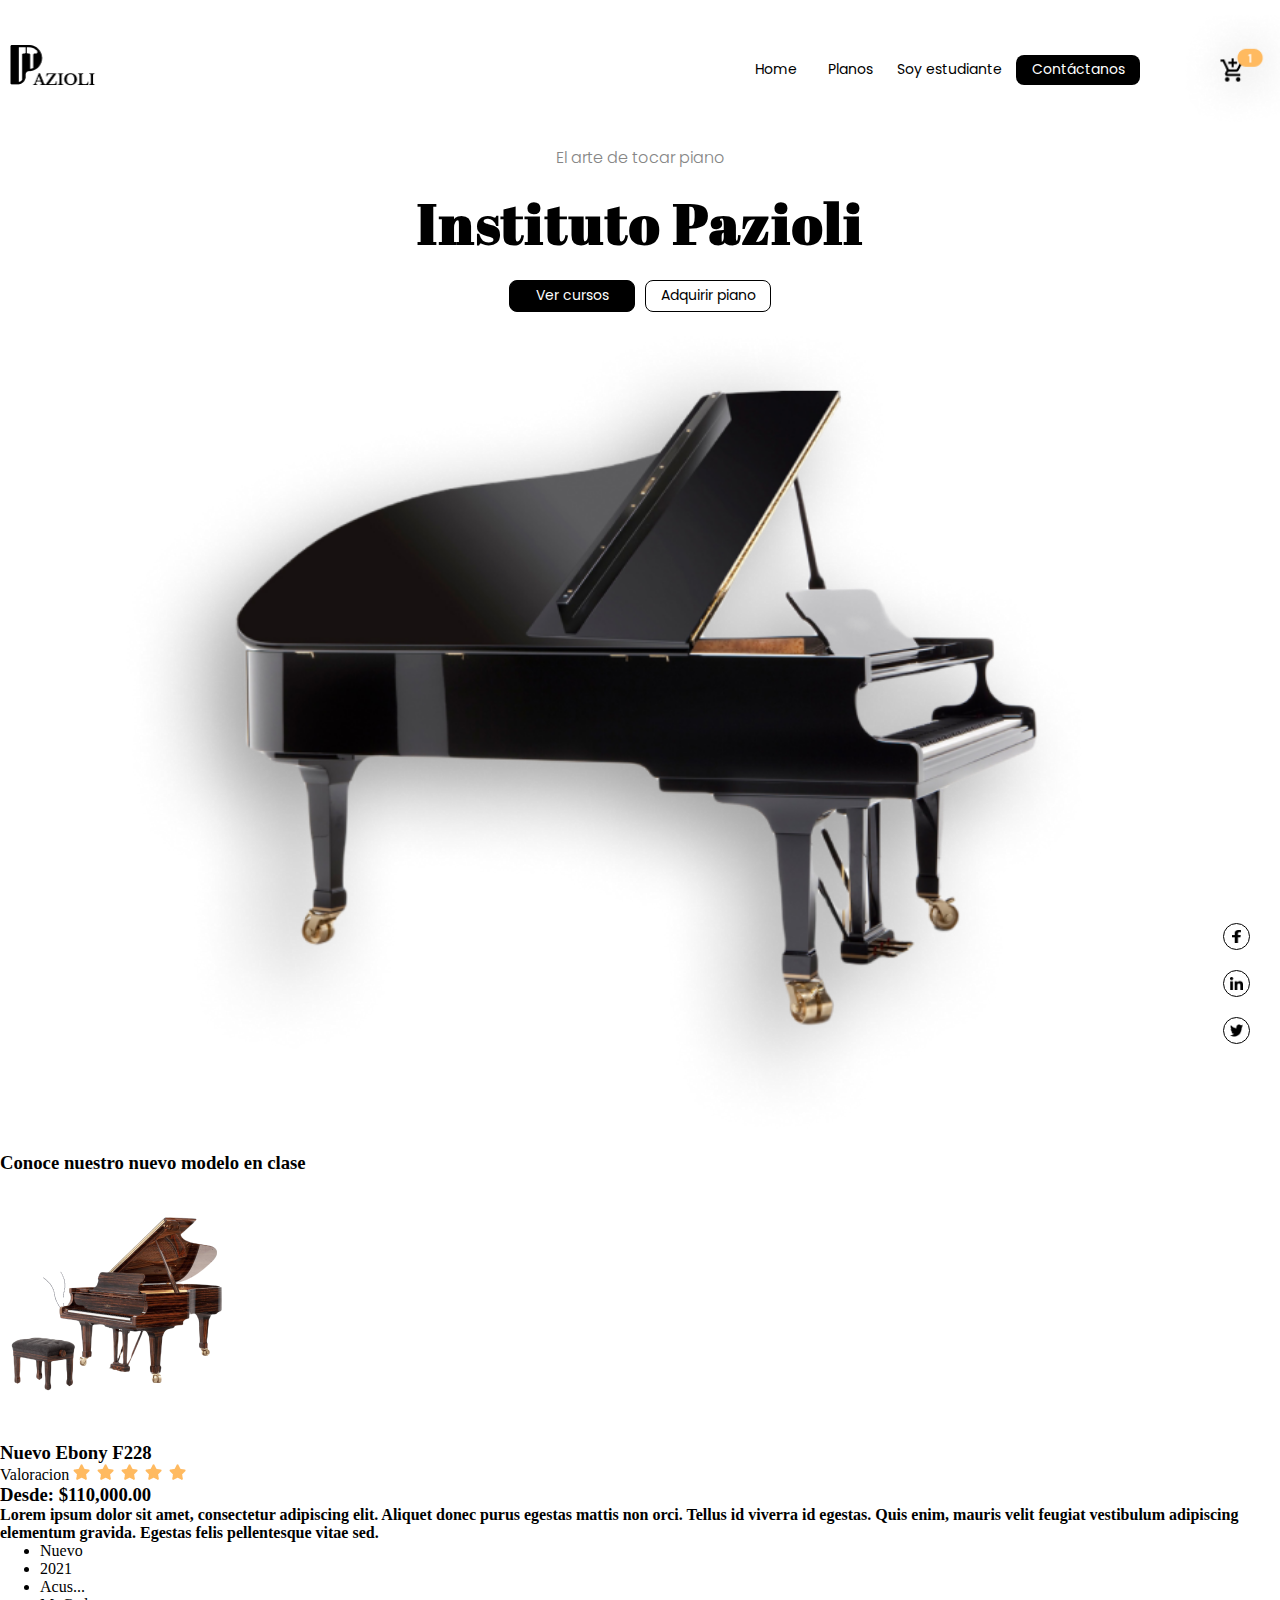
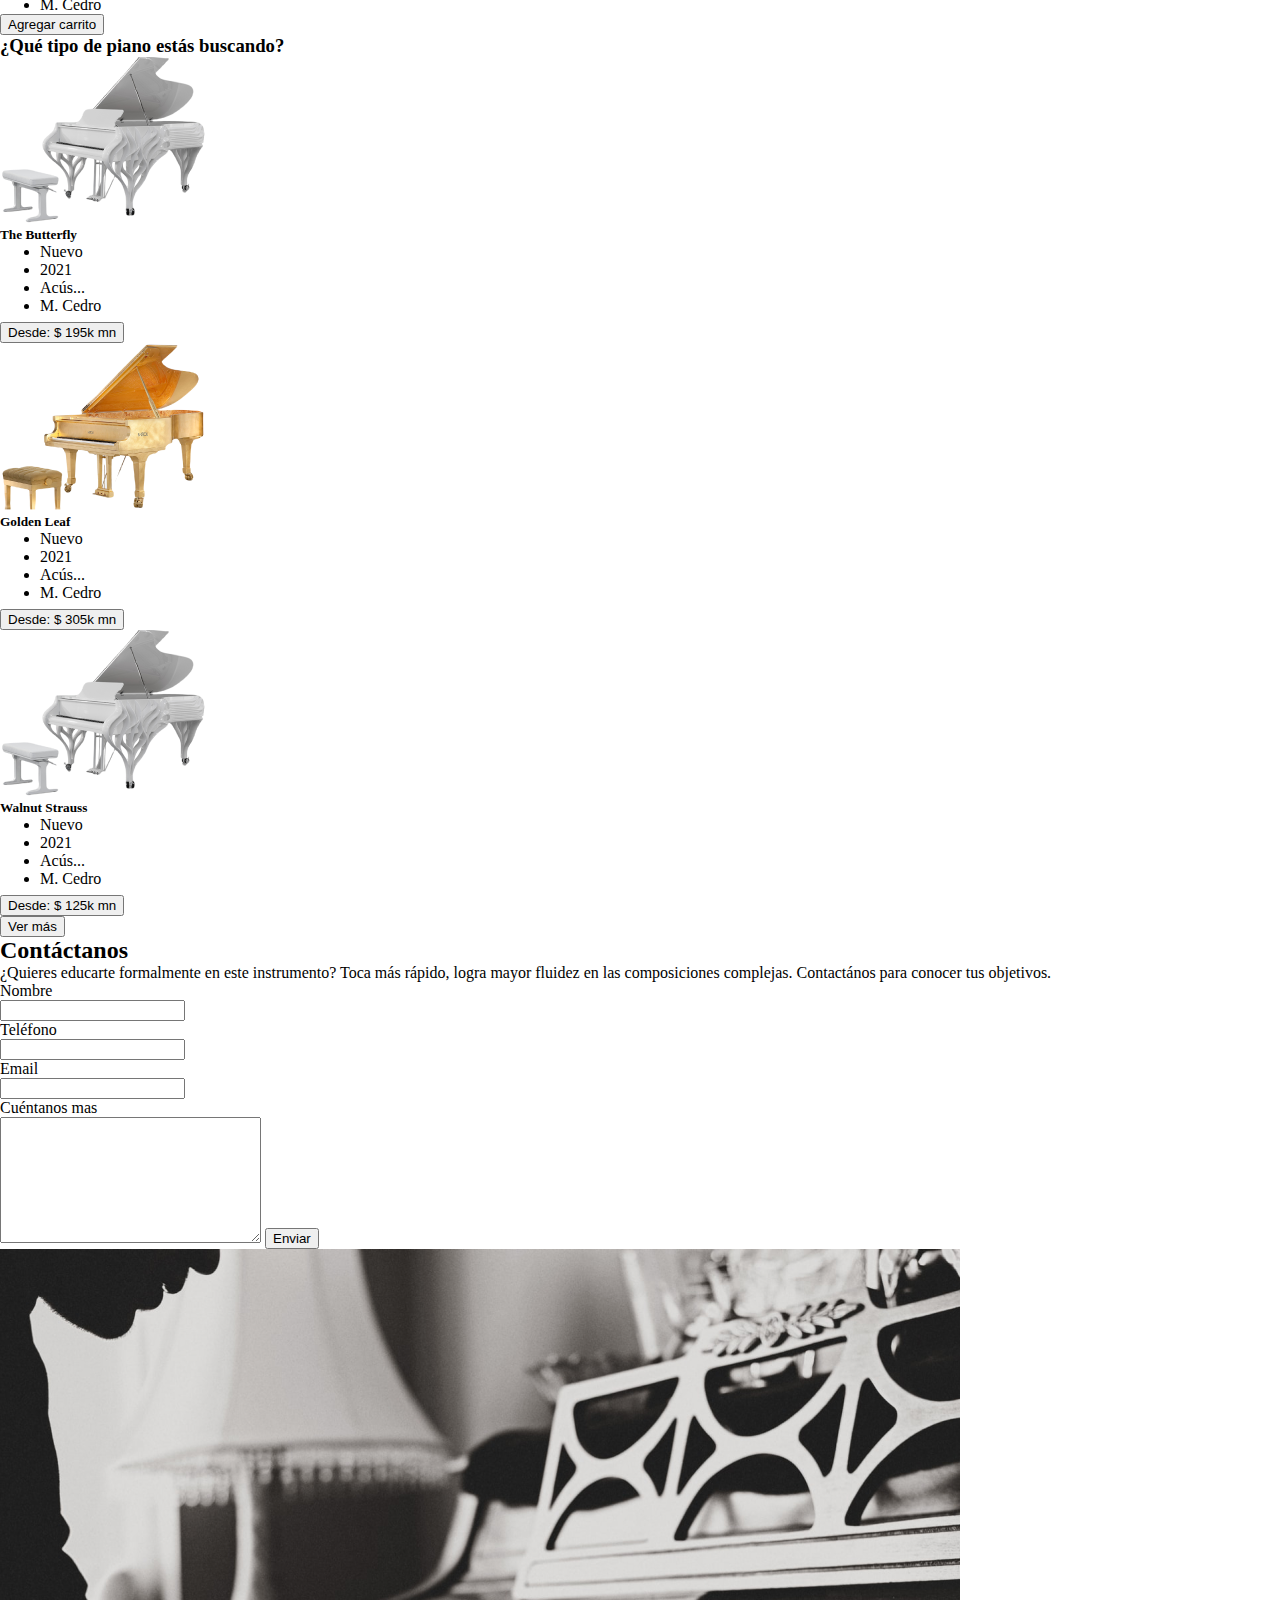
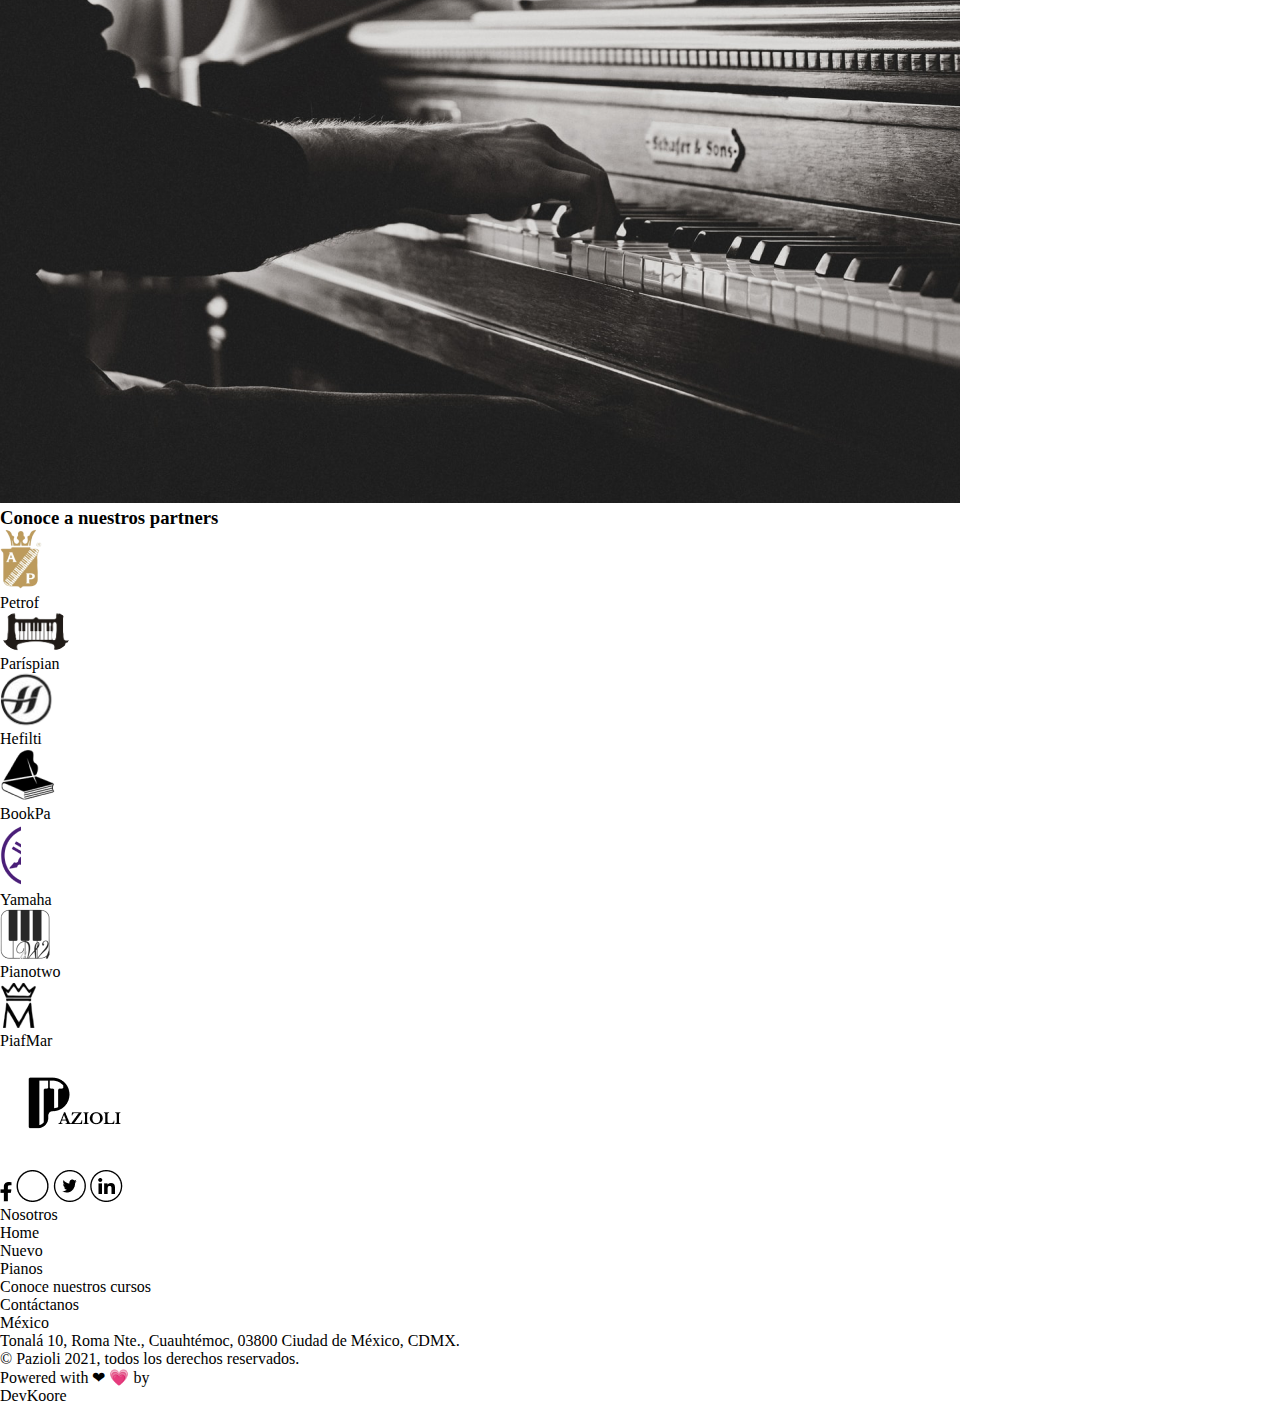
<file: index.html>
<!DOCTYPE html>
<html lang="en">
  <head>
    <meta charset="UTF-8" />
    <meta http-equiv="X-UA-Compatible" content="IE=edge" />
    <meta name="viewport" content="width=device-width, initial-scale=1.0" />
    <title>Pazioli</title>
    <link rel="stylesheet" href="./styles.css" />
  </head>
  <body>
    <!-- Daniel -->
    <header>
      <nav class="nav__bar">
        <img
          class="header__iconimage"
          src="./assets/images/Pazioli.png"
          alt="icon"
        />

        <div class="header__rightmenu">
          <ul class="header__rightbutones">
            <li class="header__rightbutones__transparente">Home</li>
            <li class="header__rightbutones__transparente"> Planos</li>
            <li class="header__rightbutones__student"> Soy estudiante</li>
            <li class="header__rightbutones__black"> Contáctanos</li>
          
          </ul>
          <img
          class="header__checkoutImage"
          src="./assets/images/checkout.png"
          alt="checkout_icon"
        />
        </div>
      </nav>
    </header>

    <section class="initial__container">
      <p class="container__p">El arte de tocar piano</p>
      <h1 class="container__h1">Instituto Pazioli</h1>

      <ul class="container____mainbutones">
        <li class="mainbutones__negro">Ver cursos</li>
        <li class="mainbutones__transparente"> Adquirir piano</li>
      </ul>

      <div class="container__media">
        <img
          class="container__media__image_of_piano"
          src="./assets/images/piano.png"
          alt="imagen de piano con sombra."
        />
        <div class="container__media__icons">
          <div class="icons">
            <img class="container__media__icons__images" src="./assets/images/facebook.png" alt="" />
          </div>
          <div class="icons">
            <img class="container__media__icons__images" src="./assets/images/liked.png" alt="">
          </div>
          <div class="icons">
            <img class="container__media__icons__images" src="./assets/images/twiter.png" alt="">
          </div>
        </div>
      </div>
    </section>
    <!-- Daniel -->




    <!-- Eduardo -->

    <!-- Este es el bloque donde va la informacion "Conoce nuestro..." -->
<div class="main__title">
    <h3>Conoce nuestro nuevo modelo en clase</h3>
</div>

<!-- Este es el bloque contiene 2 bloques :
    1. Bloque 1: Foografia del piano
    2. Bloque 2: Informacion del prodcuto y el botton de agregar al carrito  -->
    
    
    
    <div class="main__container">

        <!-- Bloque 1: Contiene la imagen del piano -->
            <div class="block__one fotografia__piano">
                <img class="piano__img" src="./assets/images/piano2.png" alt="">
            </div>
        
        <!-- Bloque 2: Informacion del prodcuto y el botton de agregar al carrito -->
        <div class="container__informacion">
            <h3 class="nuevo__ebony">Nuevo Ebony F228</h3>
            <div class="container__group2282">

                <!-- Agregar display:fex, flex-direction: row-->
                <span class="valoracion">Valoracion</span>
                <img src="./assets/images/estrellas.png" alt="">
            </div>

            <h3 class="desde">Desde: $110,000.00</h3>
            <h4 class="texto__lorem">Lorem ipsum dolor sit amet, consectetur adipiscing elit.
                Aliquet donec purus egestas mattis non orci. Tellus id viverra id egestas. Quis enim, mauris velit
                feugiat vestibulum adipiscing elementum gravida. Egestas felis pellentesque vitae sed.</h4>

            <div class="container__group2281">
                <!-- Agregar display:fex, flex-direction: row-->
                <ul class="lista__caracteristicas">
                    <li class="main__list non_bullet">Nuevo</li>
                    <li class="main__list">2021</li>
                    <li class="main__list">Acus...</li>
                    <li class="main__list">M. Cedro</li>
                </ul>

                <button class="container__grupo2218">Agregar carrito</button>
            </div>
        </div>
    </div>

    <!-- Eduardo -->
    <!-- David -->
    <div class="type__container">
      <h3 class="type__title">¿Qué tipo de piano estás buscando?</h3>
      <div class="pianos__container">
        <div class="pianos__box">
          <img src="./assets/images/Piano-white.png" alt="Piano White" />
          <div class="pianos__info-container">
            <h5>The Butterfly</h5>
            <div class="info__infodata">
              <ul class="info__list">
                <li class="info__list-item info__list-item--notdotted">
                  Nuevo
                </li>
                <li class="info__list-item">2021</li>
                <li class="info__list-item">Acús...</li>
                <li class="info__list-item">M. Cedro</li>
              </ul>
            </div>
            <div class="pianos__buttons-container">
              <button class="button__price">Desde: $ 195k mn</button>
              <img
                class="button__cart"
                src="./assets/images/Cart.svg"
                alt="Cart"
              />
            </div>
          </div>
        </div>
        <div class="pianos__box">
          <img src="./assets/images/Piano_coffee-light.png" alt="Piano White" />
          <div class="pianos__info-container">
            <h5>Golden Leaf</h5>
            <div class="info__infodata">
              <ul class="info__list">
                <li class="info__list-item info__list-item--notdotted">
                  Nuevo
                </li>
                <li class="info__list-item">2021</li>
                <li class="info__list-item">Acús...</li>
                <li class="info__list-item">M. Cedro</li>
              </ul>
            </div>
            <div class="pianos__buttons-container">
              <button class="button__price">Desde: $ 305k mn</button>
              <img
                class="button__cart"
                src="./assets/images/Cart.svg"
                alt="Cart"
              />
            </div>
          </div>
        </div>
        <div class="pianos__box">
          <img src="./assets/images/Piano-white.png" alt="Piano White" />
          <div class="pianos__info-container">
            <h5>Walnut Strauss</h5>
            <div class="info__infodata">
              <ul class="info__list">
                <li class="info__list-item info__list-item--notdotted">
                  Nuevo
                </li>
                <li class="info__list-item">2021</li>
                <li class="info__list-item">Acús...</li>
                <li class="info__list-item">M. Cedro</li>
              </ul>
            </div>
            <div class="pianos__buttons-container">
              <button class="button__price">Desde: $ 125k mn</button>
              <img
                class="button__cart"
                src="./assets/images/Cart.svg"
                alt="Cart"
              />
            </div>
          </div>
        </div>
      </div>
      <div class="button__container">
        <button class="type__button--small">Ver más</button>
      </div>
    </div>
    <!-- David -->
    <!-- Emanuel -->
    <section class="contact__container">
      <div class="title__container">
        <h2 class="title__contact">Contáctanos</h2>
        <p class="text__contact">
          ¿Quieres educarte formalmente en este instrumento? Toca más rápido,
          logra mayor fluidez en las composiciones complejas. Contactános para
          conocer tus objetivos.
        </p>
      </div>
    <!--Jonathan-->

      <div class="form__container">
        <form action="" class="form__contact">
          <div class="form__label">
            <label for="">Nombre</label>
          </div>

          <div class="input-form__container">
            <input type="text" class="nombre-input__contact" />
          </div>

          <div class="form-input__container--inline">
            <div class="tel-input__container">
              <div class="form__label">
                <label for="">Teléfono</label>
              </div>
              <div class="input-form__container">
                <input type="tel" />
              </div>
            </div>

            <div class="email-input__container">
              <div class="form__label">
                <label for="">Email</label>
              </div>
              <div class="input-form__container">
                <input type="email" />
              </div>
            </div>
          </div>
          <div class="form__label">
            <label for="">Cuéntanos mas</label>
          </div>

          <textarea name="" id="" cols="30" rows="8"></textarea>

          <button class="form__button">Enviar</button>
        </form>
      </div>

      <div class="bgImage__contact">
        <img src="./assets/images/Piano-hands.png" alt="" />
      </div>
    </section>
    <!-- Emanuel -->

    <!--Jose-->
    <div class="partners__container">
        <h3 class="partners__main-title">Conoce a nuestros partners</h3>
  
        <div class="partners__main-container">
          <div class="partners__linecontainer">
            <div class="partners__single-box partners__single-box--rounded-right">
              <div class="partners__icon-box">
              <img src="./assets/images/Petrof.png" alt="petrof" />
              </div>
              <p class="partners__title">Petrof</p>
            </div>
            <div class="partners__single-box partners__single-box--none">
              <div class="partners__icon-box">
                <img src="./assets/images/parispian.png" alt="parispian" />
              </div>
              <p class="partners__title">Paríspian</p>
            </div>
          </div>
          <div class="partners__linecontainer">
              <div class="partners__single-box partners__single-box--none partners__single-box--invert-row partners__single-box--rounded-left">
                <div class="partners__icon-box">
                  <!--Poner imagen-->
                  <img src="./assets/images/hefilti.png" alt="hefilti" />
                </div>
                <p class="partners__title">Hefilti</p>
              </div>
              <div class="partners__single-box partners__single-box--invert-row partners__single-box--rounded-left">
                  <div class="partners__icon-box" id="Bookpa">
                    <!--Poner imagen-->
                    <img src="./assets/images/BookPa.png" alt="bookpa" />
                  </div>
                  <p class="partners__title">BookPa</p>
                </div>
              <div class="partners__single-box partners__single-box--none partners__single-box--invert-row partners__single-box--rounded-left">
                <div class="partners__icon-box">
                  <img src="./assets/images/yamaha.png" alt="yamaha" />
                </div>
                <p class="partners__title">Yamaha</p>
              </div>
            </div>
            <div class="partners__linecontainer">
              <div class="partners__single-box partners__single-box--none">
                <div class="partners__icon-box">
                  <!--Poner imagen-->
                  <img src="./assets/images/PianoTwo.png" alt="pianotwo" />
                </div>
                <p class="partners__title">Pianotwo</p>
              </div>
              <div class="partners__single-box partners__single-box--rounded-right">
                <div class="partners__icon-box" id="Piafmar">
                  <img src="./assets/images/PiafMar.png" alt="piafmar" />
                </div>
                <p class="partners__title">PiafMar</p>
              </div>
            </div>
        </div>
      </div>
    <!--Jose-->
    <!--Jonathan-->

    <footer class="layout__section">
      <div class="card">
        <div class="logos__container">
          <img src="elements/Group 2230.png" alt="..." />
          <div class="media__icons">
            <img class="vector" src="elements/Vector.png" alt="..." />
            <img src="elements/Ellipse 48.png" alt="..." />
            <img src="elements/Group 2288.png" alt="..." />
            <img src="elements/Group 62.png" alt="..." />
          </div>
        </div>
        <div class="us__container">
          <p class="title">Nosotros</p>
          <div class="us__items">Home</div>
          <div class="us__items">Nuevo</div>
          <div class="us__items">Pianos</div>
          <div class="us__items">Conoce nuestros cursos</div>
        </div>
        <div class="footer__contact-container">
          <p class="title">Contáctanos</p>
          <p class="location">México</p>
          Tonalá 10, Roma Nte., Cuauhtémoc, 03800 Ciudad de México, CDMX.
        </div>
      </div>
      <div class="brand__container">
        <div class="brand">
          <span class="rights">© Pazioli 2021,</span>
          <span>todos los derechos reservados.</span>
        </div>
        <div class="footer__container">
          <div class="footer">
            Powered with
            <span class="heart">❤</span>
            <span>💗 by</span>
            <div class="type__footer">DevKoore</div>
          </div>
        </div>
      </div>
    </footer>
  </body>
</html>
</file>
<file: styles.css>
@import url("https://fonts.googleapis.com/css2?family=Abril+Fatface&family=Raleway:wght@500&display=swap");
@import url("https://fonts.googleapis.com/css2?family=Abril+Fatface&family=Poppins:wght@300;500&family=Raleway:wght@300;400;500;700&display=swap");
* {
  margin: 0;
}

/* Top menu bar */
.nav__bar {
  display: flex;
  justify-content: space-between;
  width: 100%;
}

.header__iconimage {
  width: 88px;
  height: 44px;
  padding-top: 40px;
  margin-left: 10px;
  margin-top: 5px;
}

.header__checkoutImage {
  width: 120px;
  height: 130px;
  margin-top: 15px;
}

.header__rightbutones__transparente {
  width: 120px;
  height: 20px;
  border-radius: 8px;
  font-family: "Poppins", sans-serif;
  font-size: 14px;
  text-align: center;
  border: none;
  padding: 4px 2px;
  font-weight: 400;
  padding-bottom: 6px;
  margin-top: 35px;
  width: 70px;
}

.header__rightbutones {
  display: flex;
  list-style-type: none;
  justify-content: center;
  align-content: flex-end;
  padding: 20px;
}
.header__rightbutones .header__rightbutones__black {
  width: 120px;
  height: 20px;
  border-radius: 8px;
  font-family: "Poppins", sans-serif;
  font-size: 14px;
  text-align: center;
  border: none;
  padding: 4px 2px;
  font-weight: 400;
  padding-bottom: 6px;
  background-color: black;
  color: white;
  margin-top: 35px;
}
.header__rightbutones .header__rightbutones__student {
  width: 120px;
  height: 20px;
  border-radius: 8px;
  font-family: "Poppins", sans-serif;
  font-size: 14px;
  text-align: center;
  border: none;
  padding: 4px 2px;
  font-weight: 400;
  padding-bottom: 6px;
  color: black;
  margin-top: 35px;
  margin-right: 5px;
}

.header__rightmenu {
  display: flex;
}

.header__rightbutones {
  display: none;
}

/* Landing page  main info */
.container__p {
  text-align: center;
  font-size: 16px;
  margin-bottom: 15px;
  font-family: "Poppins", sans-serif;
  font-weight: 300;
  color: rgb(133, 133, 133);
}

.container__h1 {
  text-align: center;
  margin-bottom: 30px;
  font-size: 30px;
  font-family: "Abril Fatface", cursive;
  letter-spacing: 2px;
}

/* Landing image pictures */
.container__media {
  display: flex;
  margin-right: 10px;
}

.container__media__image_of_piano {
  width: 100%;
  margin: auto;
  padding: 0px;
}

.container__media__icons {
  display: flex;
  flex-direction: column;
  align-self: flex-end;
  margin-bottom: 88px;
  display: none;
}

.icons {
  width: 25px;
  height: 25px;
  background-color: white;
  margin: 20px;
  border-radius: 100%;
  border: solid 1px black;
  display: flex;
  justify-content: center;
  align-content: center;
}

.container__media__icons__images {
  padding: 6px;
}

/* botones */
.container____mainbutones {
  display: flex;
  list-style-type: none;
  justify-content: center;
  padding: 0px;
  align-content: center;
  margin-bottom: 10px;
}
.container____mainbutones .mainbutones__negro {
  background-color: black;
  color: white;
  margin: 5px;
  width: 120px;
  height: 20px;
  border-radius: 8px;
  font-family: "Poppins", sans-serif;
  font-size: 14px;
  text-align: center;
  border: black 1px solid;
  padding: 4px 2px;
  font-weight: 400;
  padding-bottom: 6px;
}
.container____mainbutones .mainbutones__transparente {
  margin: 5px;
  width: 120px;
  height: 20px;
  border-radius: 8px;
  font-family: "Poppins", sans-serif;
  font-size: 14px;
  text-align: center;
  border: black 1px solid;
  padding: 4px 2px;
  font-weight: 400;
  padding-bottom: 6px;
}

@media only screen and (min-width: 992px) {
  body {
    background-color: white;
  }
  .header__buttons {
    display: inline-block;
  }
  .container__media__icons {
    display: block;
  }
  .container__h1 {
    font-size: 56px;
    margin-bottom: 15px;
  }
  .container__media__image_of_piano {
    width: 80%;
  }
  .header__rightbutones {
    display: flex;
  }
}/*# sourceMappingURL=styles.css.map */
</file>
